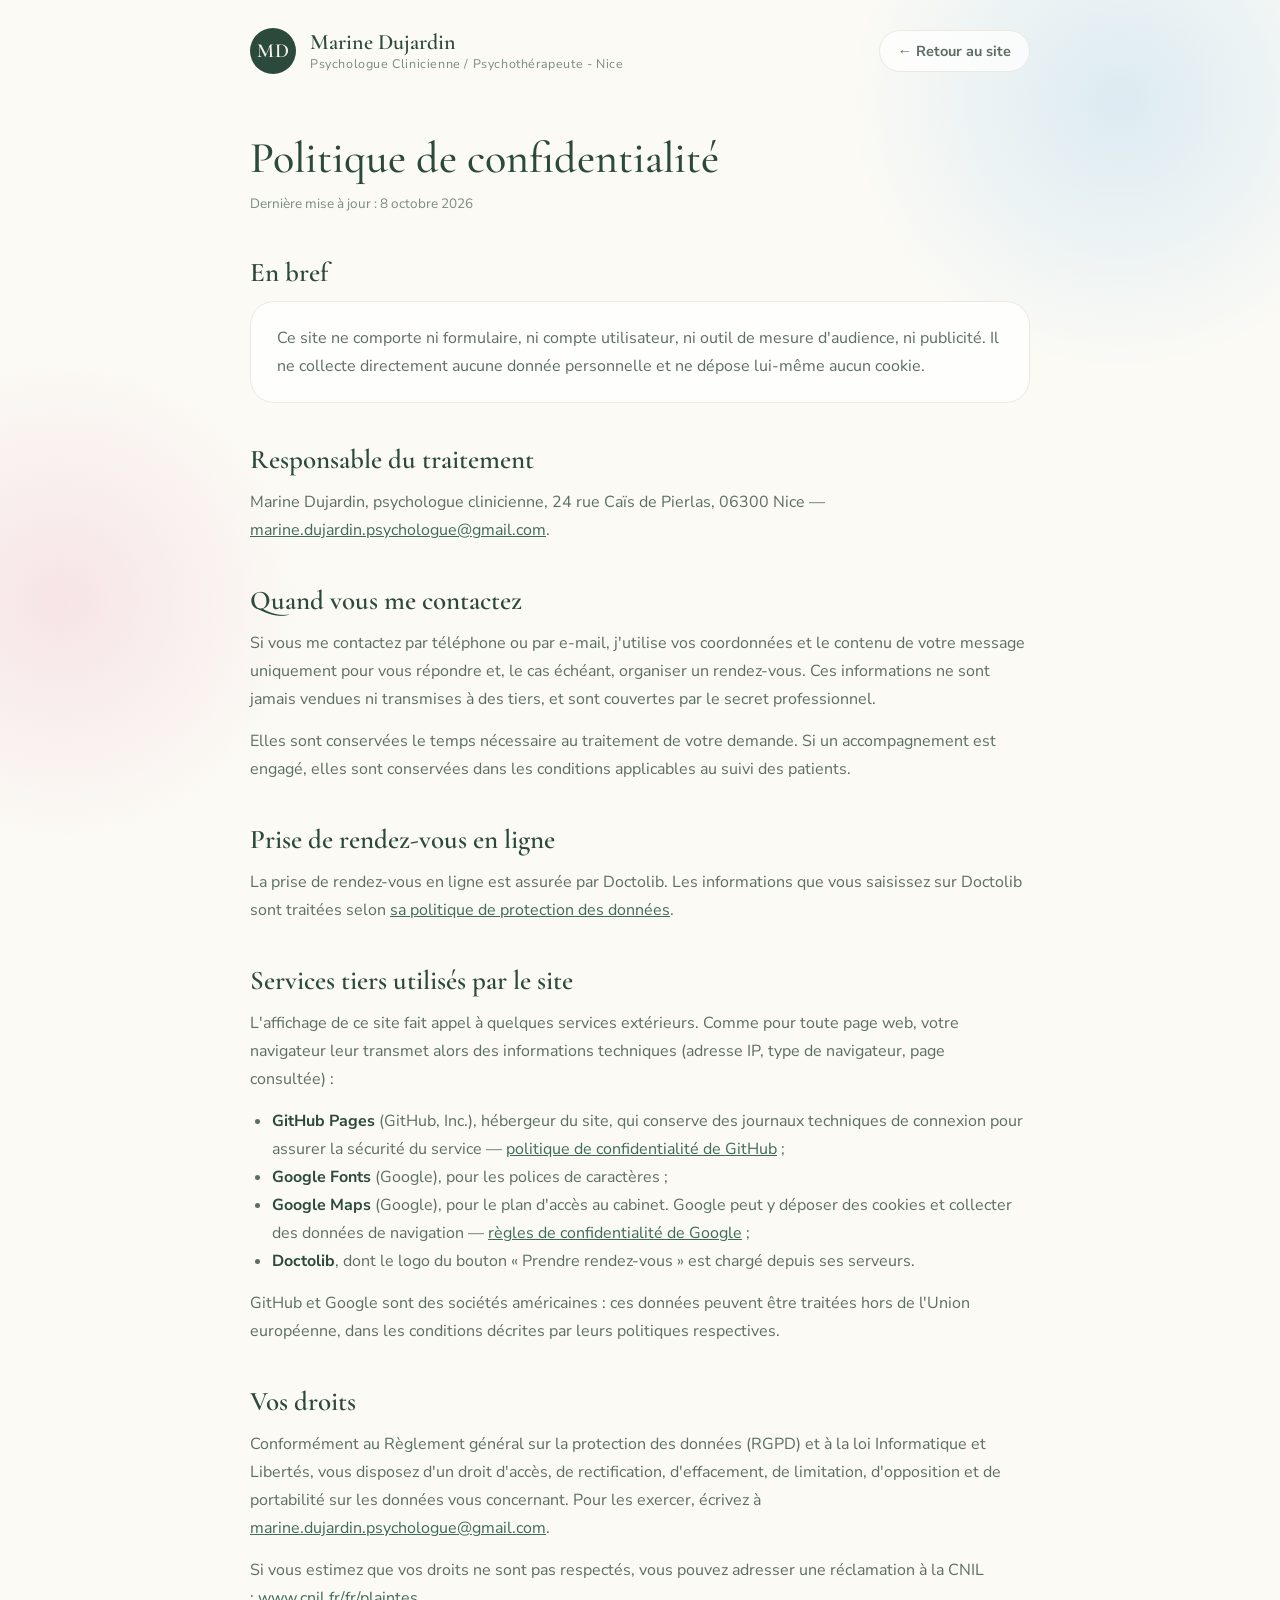
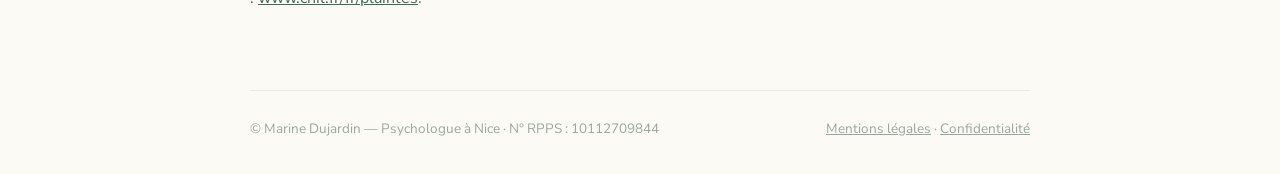
<file: confidentialite/index.html>
<!DOCTYPE html>
<html lang="fr">
<head>
<meta charset="utf-8">
<meta name="viewport" content="width=device-width, initial-scale=1">
<title>Politique de confidentialité — Marine Dujardin, psychologue à Nice</title>
<meta name="description" content="Politique de confidentialité du site de Marine Dujardin, psychologue clinicienne à Nice : données traitées, services tiers, cookies et vos droits.">
<meta name="robots" content="noindex, follow">
<link rel="canonical" href="https://marine-dujardin-psychologue.fr/confidentialite/">
<link rel="icon" href="/favicon.svg" type="image/svg+xml">
<link rel="icon" href="/favicon-32.png" type="image/png" sizes="32x32">
<link rel="apple-touch-icon" href="/apple-touch-icon.png">
<meta name="theme-color" content="#2C4A3B">
<link rel="preconnect" href="https://fonts.googleapis.com">
<link rel="preconnect" href="https://fonts.gstatic.com" crossorigin>
<link href="https://fonts.googleapis.com/css2?family=Cormorant+Garamond:wght@500;600&family=Nunito+Sans:opsz,wght@6..12,400;6..12,700&display=swap" rel="stylesheet">
<link rel="stylesheet" href="/pages.css">
</head>
<body>
<div class="page">
  <div class="glow glow-1"></div>
  <div class="glow glow-2"></div>

  <div class="container">
    <header class="site-header">
      <a class="brand" href="/">
        <div class="brand-mark">MD</div>
        <div>
          <div class="brand-name">Marine Dujardin</div>
          <div class="brand-sub">Psychologue Clinicienne / Psychothérapeute - Nice</div>
        </div>
      </a>
      <a class="back-link" href="/">← Retour au site</a>
    </header>

    <main>
      <h1>Politique de confidentialité</h1>
      <p class="updated">Dernière mise à jour : 8 octobre 2026</p>

      <h2>En bref</h2>
      <div class="card">
        <p>Ce site ne comporte ni formulaire, ni compte utilisateur, ni outil de mesure d'audience, ni publicité. Il ne collecte directement aucune donnée personnelle et ne dépose lui-même aucun cookie.</p>
      </div>

      <h2>Responsable du traitement</h2>
      <p>Marine Dujardin, psychologue clinicienne, 24 rue Caïs de Pierlas, 06300 Nice — <a href="mailto:marine.dujardin.psychologue@gmail.com">marine.dujardin.psychologue@gmail.com</a>.</p>

      <h2>Quand vous me contactez</h2>
      <p>Si vous me contactez par téléphone ou par e-mail, j'utilise vos coordonnées et le contenu de votre message uniquement pour vous répondre et, le cas échéant, organiser un rendez-vous. Ces informations ne sont jamais vendues ni transmises à des tiers, et sont couvertes par le secret professionnel.</p>
      <p>Elles sont conservées le temps nécessaire au traitement de votre demande. Si un accompagnement est engagé, elles sont conservées dans les conditions applicables au suivi des patients.</p>

      <h2>Prise de rendez-vous en ligne</h2>
      <p>La prise de rendez-vous en ligne est assurée par Doctolib. Les informations que vous saisissez sur Doctolib sont traitées selon <a href="https://www.doctolib.fr/sante/informations/protection-donnees/" rel="noopener">sa politique de protection des données</a>.</p>

      <h2>Services tiers utilisés par le site</h2>
      <p>L'affichage de ce site fait appel à quelques services extérieurs. Comme pour toute page web, votre navigateur leur transmet alors des informations techniques (adresse IP, type de navigateur, page consultée) :</p>
      <ul>
        <li><strong>GitHub Pages</strong> (GitHub, Inc.), hébergeur du site, qui conserve des journaux techniques de connexion pour assurer la sécurité du service — <a href="https://docs.github.com/fr/site-policy/privacy-policies/github-general-privacy-statement" rel="noopener">politique de confidentialité de GitHub</a> ;</li>
        <li><strong>Google Fonts</strong> (Google), pour les polices de caractères ;</li>
        <li><strong>Google Maps</strong> (Google), pour le plan d'accès au cabinet. Google peut y déposer des cookies et collecter des données de navigation — <a href="https://policies.google.com/privacy?hl=fr" rel="noopener">règles de confidentialité de Google</a> ;</li>
        <li><strong>Doctolib</strong>, dont le logo du bouton « Prendre rendez-vous » est chargé depuis ses serveurs.</li>
      </ul>
      <p>GitHub et Google sont des sociétés américaines : ces données peuvent être traitées hors de l'Union européenne, dans les conditions décrites par leurs politiques respectives.</p>

      <h2>Vos droits</h2>
      <p>Conformément au Règlement général sur la protection des données (RGPD) et à la loi Informatique et Libertés, vous disposez d'un droit d'accès, de rectification, d'effacement, de limitation, d'opposition et de portabilité sur les données vous concernant. Pour les exercer, écrivez à <a href="mailto:marine.dujardin.psychologue@gmail.com">marine.dujardin.psychologue@gmail.com</a>.</p>
      <p>Si vous estimez que vos droits ne sont pas respectés, vous pouvez adresser une réclamation à la CNIL : <a href="https://www.cnil.fr/fr/plaintes" rel="noopener">www.cnil.fr/fr/plaintes</a>.</p>
    </main>

    <footer class="footer-bar">
      <div>© Marine Dujardin — Psychologue à Nice · N° RPPS : 10112709844</div>
      <div><a href="/mentions-legales/">Mentions légales</a> · <a href="/confidentialite/">Confidentialité</a></div>
    </footer>
  </div>
</div>
</body>
</html>
</file>
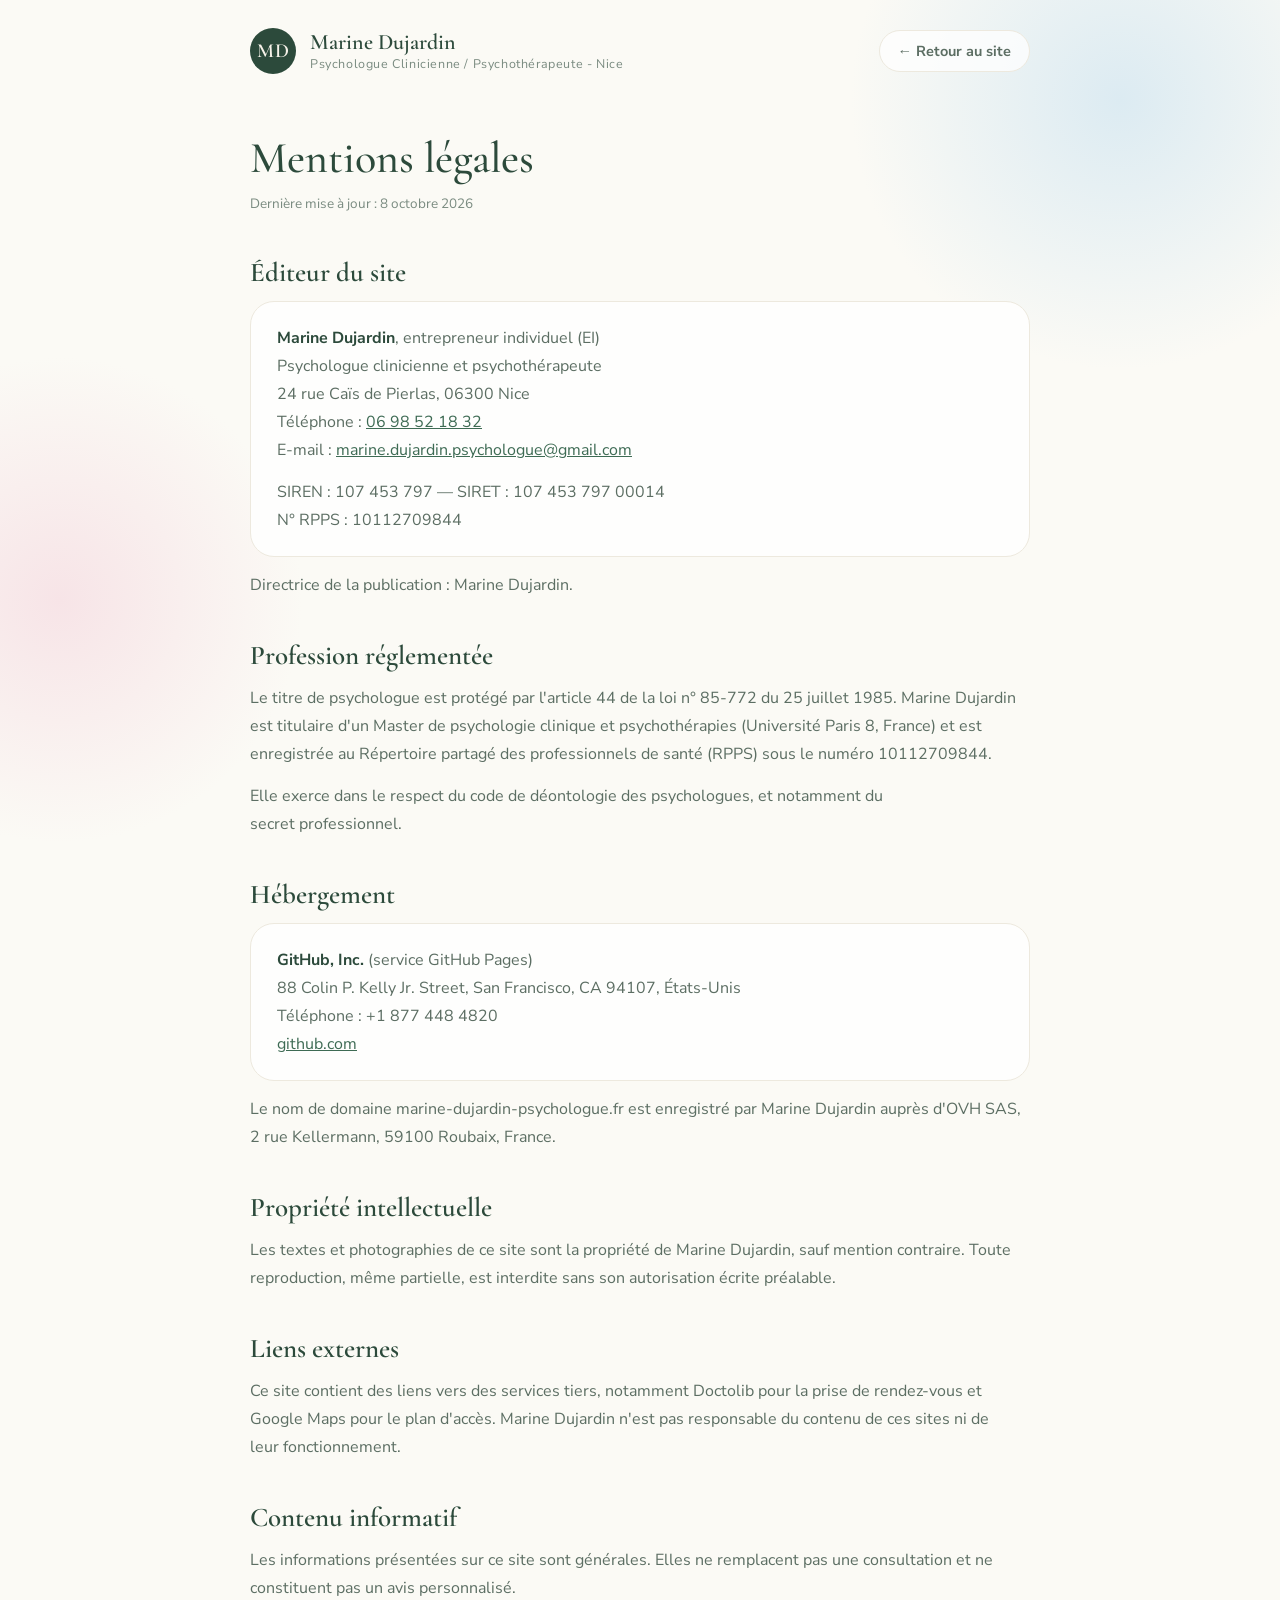
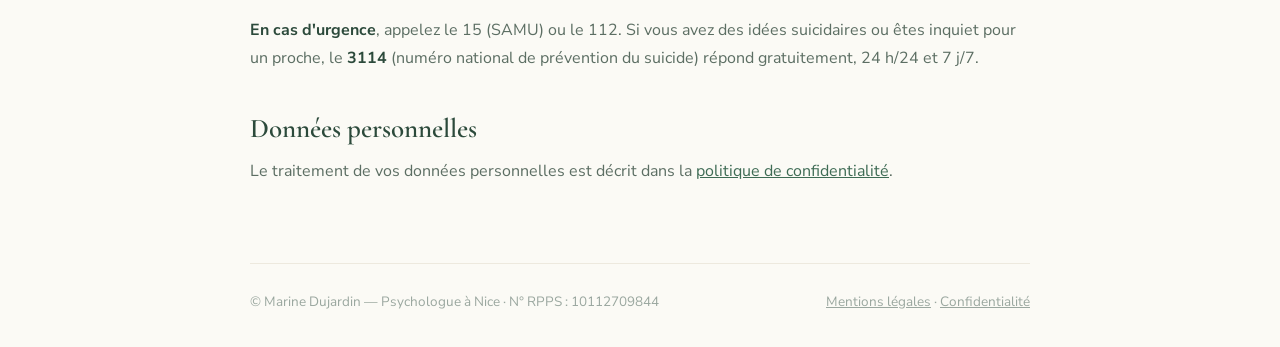
<file: mentions-legales/index.html>
<!DOCTYPE html>
<html lang="fr">
<head>
<meta charset="utf-8">
<meta name="viewport" content="width=device-width, initial-scale=1">
<title>Mentions légales — Marine Dujardin, psychologue à Nice</title>
<meta name="description" content="Mentions légales du site de Marine Dujardin, psychologue clinicienne à Nice : éditeur, hébergeur, propriété intellectuelle.">
<meta name="robots" content="noindex, follow">
<link rel="canonical" href="https://marine-dujardin-psychologue.fr/mentions-legales/">
<link rel="icon" href="/favicon.svg" type="image/svg+xml">
<link rel="icon" href="/favicon-32.png" type="image/png" sizes="32x32">
<link rel="apple-touch-icon" href="/apple-touch-icon.png">
<meta name="theme-color" content="#2C4A3B">
<link rel="preconnect" href="https://fonts.googleapis.com">
<link rel="preconnect" href="https://fonts.gstatic.com" crossorigin>
<link href="https://fonts.googleapis.com/css2?family=Cormorant+Garamond:wght@500;600&family=Nunito+Sans:opsz,wght@6..12,400;6..12,700&display=swap" rel="stylesheet">
<link rel="stylesheet" href="/pages.css">
</head>
<body>
<div class="page">
  <div class="glow glow-1"></div>
  <div class="glow glow-2"></div>

  <div class="container">
    <header class="site-header">
      <a class="brand" href="/">
        <div class="brand-mark">MD</div>
        <div>
          <div class="brand-name">Marine Dujardin</div>
          <div class="brand-sub">Psychologue Clinicienne / Psychothérapeute - Nice</div>
        </div>
      </a>
      <a class="back-link" href="/">← Retour au site</a>
    </header>

    <main>
      <h1>Mentions légales</h1>
      <p class="updated">Dernière mise à jour : 8 octobre 2026</p>

      <h2>Éditeur du site</h2>
      <div class="card">
        <p><strong>Marine Dujardin</strong>, entrepreneur individuel (EI)<br>
        Psychologue clinicienne et psychothérapeute<br>
        24 rue Caïs de Pierlas, 06300 Nice<br>
        Téléphone : <a href="tel:+33698521832">06 98 52 18 32</a><br>
        E-mail : <a href="mailto:marine.dujardin.psychologue@gmail.com">marine.dujardin.psychologue@gmail.com</a></p>
        <p>SIREN : 107 453 797 — SIRET : 107 453 797 00014<br>
        N° RPPS : 10112709844</p>
      </div>
      <p>Directrice de la publication : Marine Dujardin.</p>

      <h2>Profession réglementée</h2>
      <p>Le titre de psychologue est protégé par l'article 44 de la loi n° 85-772 du 25 juillet 1985. Marine Dujardin est titulaire d'un Master de psychologie clinique et psychothérapies (Université Paris 8, France) et est enregistrée au Répertoire partagé des professionnels de santé (RPPS) sous le numéro 10112709844.</p>
      <p>Elle exerce dans le respect du code de déontologie des psychologues, et notamment du secret professionnel.</p>

      <h2>Hébergement</h2>
      <div class="card">
        <p><strong>GitHub, Inc.</strong> (service GitHub Pages)<br>
        88 Colin P. Kelly Jr. Street, San Francisco, CA 94107, États-Unis<br>
        Téléphone : +1 877 448 4820<br>
        <a href="https://github.com">github.com</a></p>
      </div>
      <p>Le nom de domaine marine-dujardin-psychologue.fr est enregistré par Marine Dujardin auprès d'OVH SAS, 2 rue Kellermann, 59100 Roubaix, France.</p>

      <h2>Propriété intellectuelle</h2>
      <p>Les textes et photographies de ce site sont la propriété de Marine Dujardin, sauf mention contraire. Toute reproduction, même partielle, est interdite sans son autorisation écrite préalable.</p>

      <h2>Liens externes</h2>
      <p>Ce site contient des liens vers des services tiers, notamment Doctolib pour la prise de rendez-vous et Google Maps pour le plan d'accès. Marine Dujardin n'est pas responsable du contenu de ces sites ni de leur fonctionnement.</p>

      <h2>Contenu informatif</h2>
      <p>Les informations présentées sur ce site sont générales. Elles ne remplacent pas une consultation et ne constituent pas un avis personnalisé.</p>
      <p><strong>En cas d'urgence</strong>, appelez le 15 (SAMU) ou le 112. Si vous avez des idées suicidaires ou êtes inquiet pour un proche, le <strong>3114</strong> (numéro national de prévention du suicide) répond gratuitement, 24 h/24 et 7 j/7.</p>

      <h2>Données personnelles</h2>
      <p>Le traitement de vos données personnelles est décrit dans la <a href="/confidentialite/">politique de confidentialité</a>.</p>
    </main>

    <footer class="footer-bar">
      <div>© Marine Dujardin — Psychologue à Nice · N° RPPS : 10112709844</div>
      <div><a href="/mentions-legales/">Mentions légales</a> · <a href="/confidentialite/">Confidentialité</a></div>
    </footer>
  </div>
</div>
</body>
</html>
</file>
<file: pages.css>
/* Shared styles for the secondary pages (mentions légales, confidentialité).
   Colours and fonts match index.html. */
:root { --accent:#3E6B54; --accent-deep:#2C4A3B; --accent-soft:#E4EEE8; --blue:#DCEBF2; --pink:#F7E4E7; }
html, body { margin:0; padding:0; background:#FBFAF5; }
body { font-family:'Nunito Sans', sans-serif; color:#33443C; }
a { color:var(--accent); }
a:hover { color:var(--accent-deep); }
::selection { background:var(--pink); }

.page { min-height:100vh; position:relative; overflow:hidden; overflow:clip; }
.glow { position:absolute; border-radius:50%; pointer-events:none; }
.glow-1 { top:-180px; right:-120px; width:560px; height:560px; background:radial-gradient(circle, var(--blue) 0%, rgba(220,235,242,0) 68%); }
.glow-2 { top:340px; left:-200px; width:520px; height:520px; background:radial-gradient(circle, var(--pink) 0%, rgba(247,228,231,0) 66%); }
.container { position:relative; max-width:780px; margin:0 auto; padding:0 32px; }

.site-header { display:flex; align-items:center; justify-content:space-between; gap:24px; padding:28px 0 20px; flex-wrap:wrap; }
.brand { display:flex; align-items:center; gap:14px; text-decoration:none; }
.brand-mark { width:46px; height:46px; border-radius:50%; background:var(--accent-deep); color:#F6F2E9; display:flex; align-items:center; justify-content:center; font-family:'Cormorant Garamond', serif; font-size:20px; font-weight:600; letter-spacing:1px; }
.brand-name { font-family:'Cormorant Garamond', serif; font-size:22px; font-weight:600; color:var(--accent-deep); line-height:1.1; }
.brand-sub { font-size:12.5px; letter-spacing:0.6px; color:#7A8B80; }
.back-link { font-size:14.5px; font-weight:700; text-decoration:none; color:#5C6E63; background:rgba(255,255,255,0.75); border:1px solid #EDE9DE; border-radius:999px; padding:10px 18px; }
.back-link:hover { color:var(--accent-deep); }

main { padding:40px 0 64px; }
h1 { font-family:'Cormorant Garamond', serif; font-weight:500; font-size:44px; line-height:1.1; color:var(--accent-deep); margin:0 0 10px; }
.updated { font-size:13.5px; color:#7A8B80; margin:0 0 36px; }
h2 { font-family:'Cormorant Garamond', serif; font-weight:600; font-size:27px; color:var(--accent-deep); margin:40px 0 12px; }
p, li { font-size:16px; line-height:1.75; color:#5C6E63; text-wrap:pretty; }
p { margin:0 0 14px; }
ul { margin:0 0 14px; padding-left:22px; }
strong { color:var(--accent-deep); }
.card { background:rgba(255,255,255,0.85); border:1px solid #EDE9DE; border-radius:24px; padding:22px 26px; margin:0 0 14px; }
.card p:last-child { margin-bottom:0; }

.footer-bar { border-top:1px solid #EDE9DE; padding:28px 0 36px; display:flex; justify-content:space-between; align-items:center; gap:16px; flex-wrap:wrap; font-size:13.5px; color:#9AA79F; }
.footer-bar a { color:#9AA79F; }
.footer-bar a:hover { color:var(--accent-deep); }

@media (max-width: 560px) {
  .container { padding:0 20px; }
  .site-header { justify-content:center; }
  h1 { font-size:34px; }
  .footer-bar { justify-content:center; text-align:center; }
}
</file>
